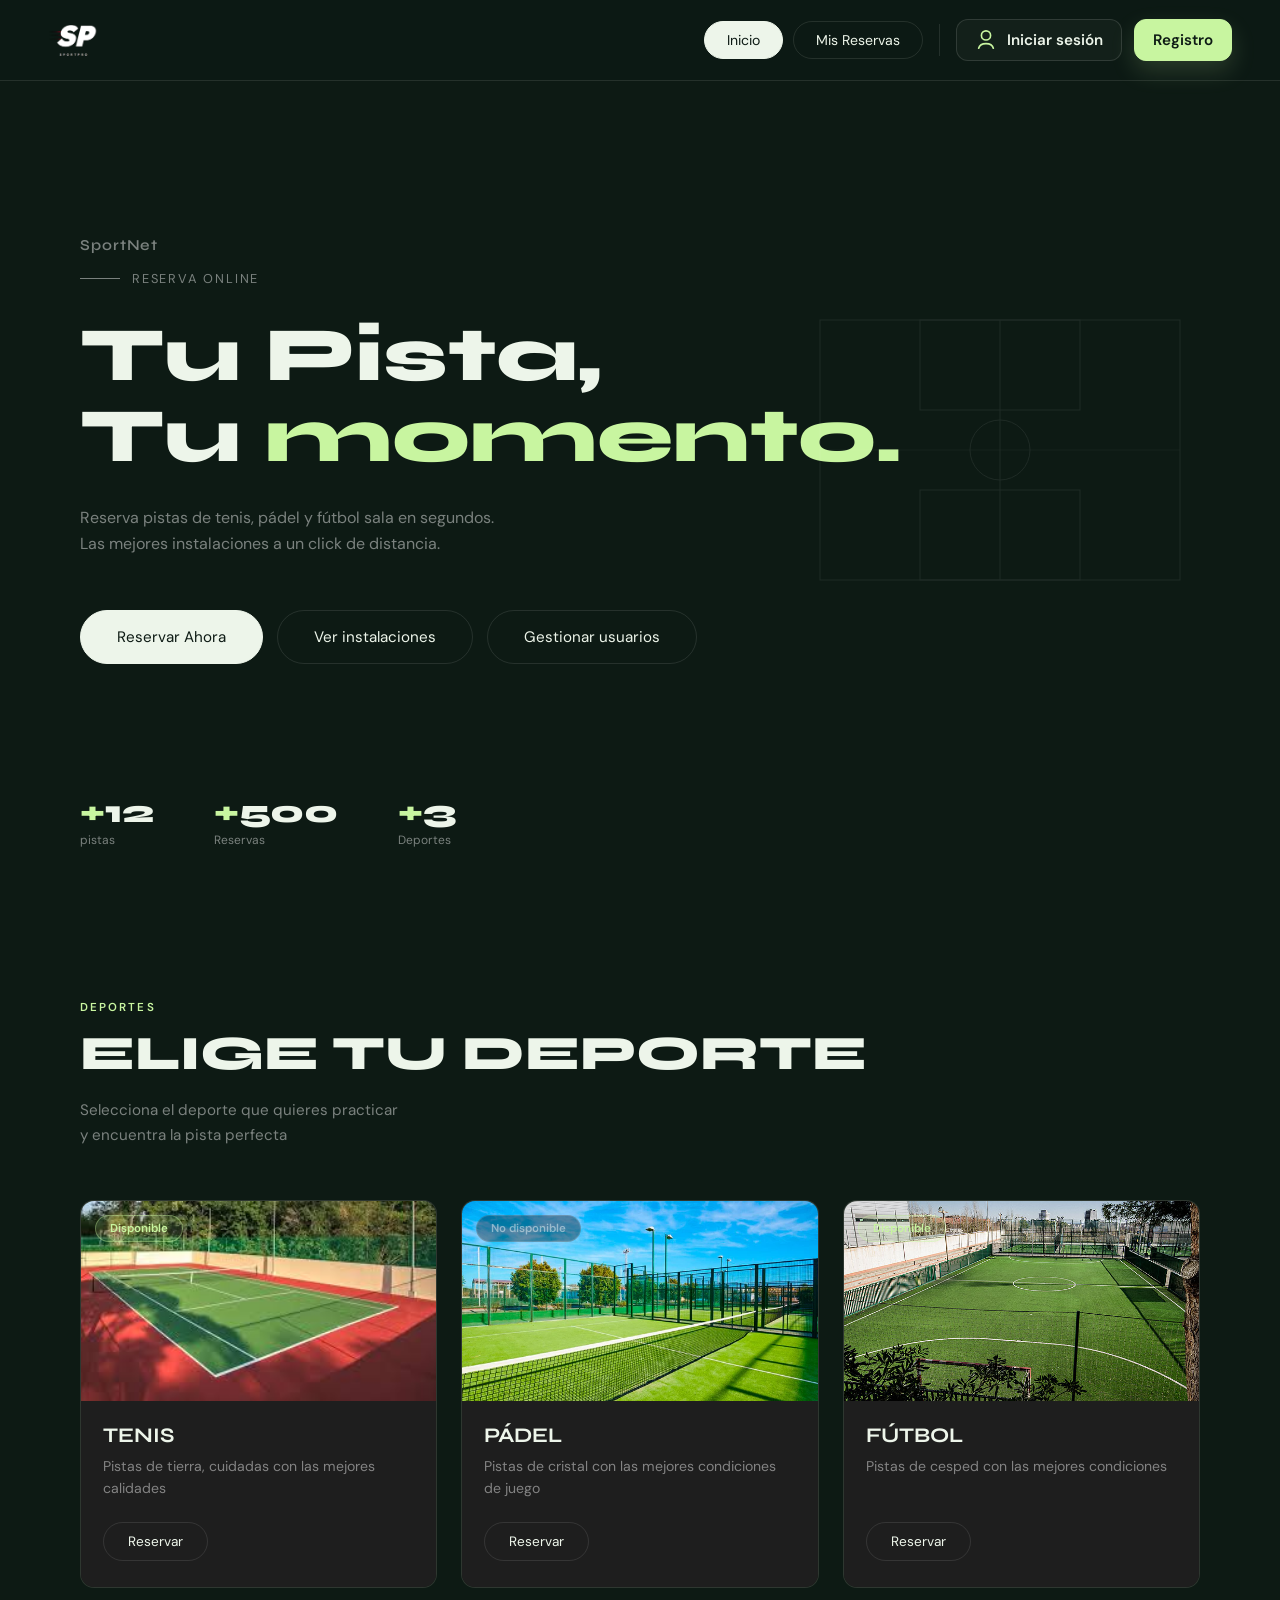
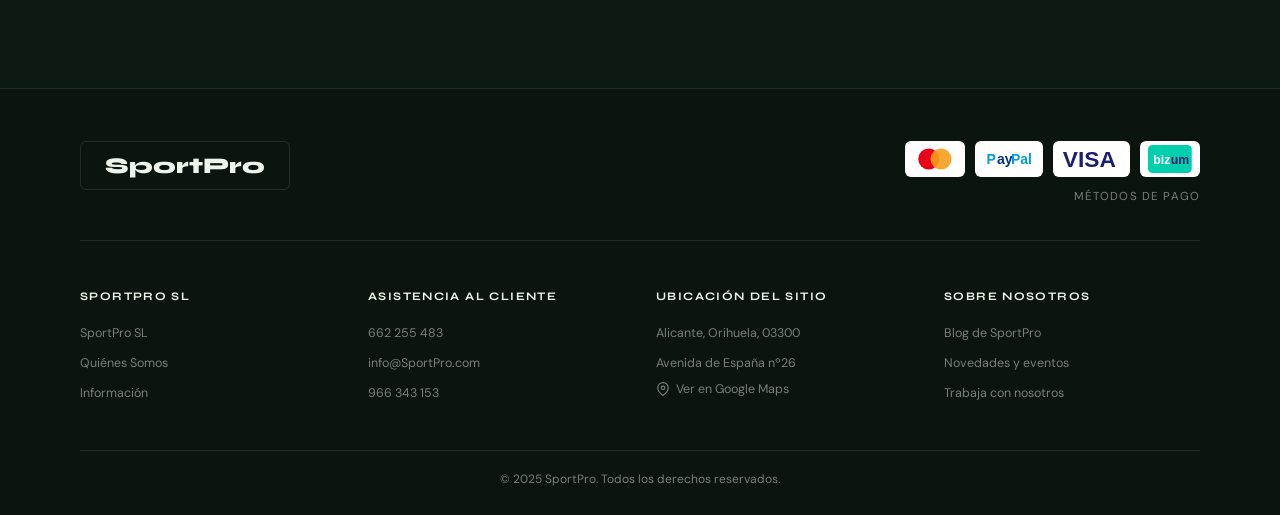
<file: index.html>
<!DOCTYPE html>
<html lang="es">
<head>
  <meta charset="UTF-8" />
  <meta name="viewport" content="width=device-width, initial-scale=1.0" />
  <title>SportNet – Reserva Online</title>
  <link href="https://fonts.googleapis.com/css2?family=DM+Sans:wght@400;500&display=swap" rel="stylesheet" />
    <link rel="stylesheet" href="css/fonts.css" />
<link rel="stylesheet" href="css/sportpro.css" />
</head>
<body>

  <!-- BARRA DE NAVEGACIÓN -->
  <nav>
    <a href="index.html" class="nav-logo" aria-label="Ir al inicio">
      <img src="img/logo-sp.png" alt="SportPro" />
    </a>
    <button class="boton-nav activo">Inicio</button>
    <a href="html/mis-reservas.html"><button class="boton-nav">Mis Reservas</button></a>
    <div class="separador-nav"></div>
    <div class="acciones-auth-nav">
      <a href="html/inicio-sesion.html" class="boton-auth boton-auth-login">
        <span class="icono-auth" aria-hidden="true">
          <svg viewBox="0 0 24 24" fill="none" xmlns="http://www.w3.org/2000/svg">
            <path d="M12 12C14.7614 12 17 9.76142 17 7C17 4.23858 14.7614 2 12 2C9.23858 2 7 4.23858 7 7C7 9.76142 9.23858 12 12 12Z" stroke="currentColor" stroke-width="1.8"/>
            <path d="M4 21C4.8 17.9 7.7 16 12 16C16.3 16 19.2 17.9 20 21" stroke="currentColor" stroke-width="1.8" stroke-linecap="round"/>
          </svg>
        </span>
        <span>Iniciar sesión</span>
      </a>
      <a href="html/registro.html" class="boton-auth boton-auth-registro">Registro</a>
    </div>
  </nav>

  <!-- SECCIÓN PRINCIPAL (HERO) -->
  <section class="hero">

    <svg class="decoracion-pista" viewBox="0 0 400 300" fill="none" xmlns="http://www.w3.org/2000/svg">
      <rect x="20" y="20" width="360" height="260" stroke="white" stroke-width="1"/>
      <line x1="200" y1="20" x2="200" y2="280" stroke="white" stroke-width="1"/>
      <rect x="120" y="20" width="160" height="90" stroke="white" stroke-width="1"/>
      <rect x="120" y="190" width="160" height="90" stroke="white" stroke-width="1"/>
      <circle cx="200" cy="150" r="30" stroke="white" stroke-width="1"/>
      <line x1="20" y1="150" x2="380" y2="150" stroke="white" stroke-width="0.5"/>
    </svg>

    <div class="nombre-marca">SportNet</div>

    <div class="fila-etiqueta">
      <div class="linea-etiqueta"></div>
      <span class="texto-etiqueta">Reserva Online</span>
    </div>

    <h1>Tu Pista,<br/>Tu <span>momento.</span></h1>

    <p class="subtitulo">
      Reserva pistas de tenis, pádel y fútbol sala en segundos.<br/>
      Las mejores instalaciones a un click de distancia.
    </p>

<div class="fila-botones">
  <a href="html/instalaciones.html">
    <button class="boton boton-principal">Reservar Ahora</button>
  </a>

  <a href="html/instalaciones.html">
    <button class="boton boton-secundario">Ver instalaciones</button>
  </a>

  <a href="CRUD/usuarios.php">
    <button class="boton boton-secundario">Gestionar usuarios</button>
  </a>
</div>

    <div class="barra-estadisticas">
      <div class="estadistica">
        <div class="numero-estadistica"><span>+</span>12</div>
        <div class="etiqueta-estadistica">pistas</div>
      </div>
      <div class="estadistica">
        <div class="numero-estadistica"><span>+</span>500</div>
        <div class="etiqueta-estadistica">Reservas</div>
      </div>
      <div class="estadistica">
        <div class="numero-estadistica"><span>+</span>3</div>
        <div class="etiqueta-estadistica">Deportes</div>
      </div>
    </div>

  </section>

  <!-- SECCIÓN DEPORTES -->
  <section class="deportes">

    <div class="cabecera-seccion">
      <span class="etiqueta-seccion">Deportes</span>
      <h2>Elige tu Deporte</h2>
      <p class="descripcion-seccion">
        Selecciona el deporte que quieres practicar<br/>
        y encuentra la pista perfecta
      </p>
    </div>

    <div class="rejilla-tarjetas">

      <div class="tarjeta">
<div class="tarjeta-imagen foto-tenis">
          <span class="insignia insignia--disponible">Disponible</span>
          <div class="placeholder-foto">FOTO</div>
        </div>
        <div class="tarjeta-cuerpo">
          <h3>Tenis</h3>
          <p>Pistas de tierra, cuidadas con las mejores calidades</p>
          <a href="html/instalaciones.html"><button class="boton-tarjeta">Reservar</button></a>
        </div>
      </div>

      <div class="tarjeta">
<div class="tarjeta-imagen foto-padel">
          <span class="insignia insignia--no-disponible">No disponible</span>
          <div class="placeholder-foto">FOTO</div>
        </div>
        <div class="tarjeta-cuerpo">
          <h3>Pádel</h3>
          <p>Pistas de cristal con las mejores condiciones de juego</p>
          <a href="html/instalaciones.html"><button class="boton-tarjeta">Reservar</button></a>
        </div>
      </div>

      <div class="tarjeta">
<div class="tarjeta-imagen foto-futbol">
          <span class="insignia insignia--disponible">Disponible</span>
          <div class="placeholder-foto">FOTO</div>
        </div>
        <div class="tarjeta-cuerpo">
          <h3>Fútbol</h3>
          <p>Pistas de cesped con las mejores condiciones</p>
          <a href="html/instalaciones.html"><button class="boton-tarjeta">Reservar</button></a>
        </div>
      </div>

    </div>
  </section>

  <!-- PIE DE PÁGINA -->
  <footer class="pie-pagina">

    <div class="pie-superior">
      <div class="logo-pie">SportPro</div>
      <div class="metodos-pago">
        <div class="iconos-pago">
          <div class="icono-pago">
            <svg viewBox="0 0 50 32" xmlns="http://www.w3.org/2000/svg"><circle cx="18" cy="16" r="12" fill="#EB001B"/><circle cx="32" cy="16" r="12" fill="#F79E1B" opacity="0.9"/></svg>
          </div>
          <div class="icono-pago">
            <svg viewBox="0 0 60 32" xmlns="http://www.w3.org/2000/svg"><text x="4" y="22" font-family="Arial" font-weight="bold" font-size="16" fill="#009CDE">P</text><text x="16" y="22" font-family="Arial" font-weight="bold" font-size="16" fill="#003087">ay</text><text x="32" y="22" font-family="Arial" font-weight="bold" font-size="16" fill="#009CDE">Pal</text></svg>
          </div>
          <div class="icono-pago">
            <svg viewBox="0 0 70 32" xmlns="http://www.w3.org/2000/svg"><text x="2" y="25" font-family="Arial" font-weight="900" font-size="26" fill="#1A1F71">VISA</text></svg>
          </div>
          <div class="icono-pago">
            <svg viewBox="0 0 50 32" xmlns="http://www.w3.org/2000/svg"><rect width="50" height="32" rx="5" fill="#00CFAE"/><text x="6" y="22" font-family="Arial" font-weight="bold" font-size="14" fill="white">biz</text><text x="26" y="22" font-family="Arial" font-weight="bold" font-size="14" fill="#1A1F71">um</text></svg>
          </div>
        </div>
        <span class="etiqueta-pago">Métodos de Pago</span>
      </div>
    </div>

    <div class="columnas-pie">
      <div class="columna-pie">
        <h4>SportPro SL</h4>
        <ul>
          <li><a href="#">SportPro SL</a></li>
          <li><a href="#">Quiénes Somos</a></li>
          <li><a href="#">Información</a></li>
        </ul>
      </div>
      <div class="columna-pie">
        <h4>Asistencia al Cliente</h4>
        <ul>
          <li><a href="tel:662255483">662 255 483</a></li>
          <li><a href="mailto:info@SportPro.com">info@SportPro.com</a></li>
          <li><a href="tel:966343153">966 343 153</a></li>
        </ul>
      </div>
      <div class="columna-pie">
        <h4>Ubicación del Sitio</h4>
        <ul>
          <li><a href="#">Alicante, Orihuela, 03300</a></li>
          <li><a href="#">Avenida de España nº26</a></li>
          <li>
            <a href="https://maps.google.com" target="_blank" class="enlace-maps">
              <svg xmlns="http://www.w3.org/2000/svg" width="14" height="14" viewBox="0 0 24 24" fill="none" stroke="currentColor" stroke-width="2" stroke-linecap="round" stroke-linejoin="round"><path d="M21 10c0 7-9 13-9 13s-9-6-9-13a9 9 0 0 1 18 0z"/><circle cx="12" cy="10" r="3"/></svg>
              Ver en Google Maps
            </a>
          </li>
        </ul>
      </div>
      <div class="columna-pie">
        <h4>Sobre Nosotros</h4>
        <ul>
          <li><a href="#">Blog de SportPro</a></li>
          <li><a href="#">Novedades y eventos</a></li>
          <li><a href="#">Trabaja con nosotros</a></li>
        </ul>
      </div>
    </div>

    <div class="pie-inferior">
      <span>© 2025 SportPro. Todos los derechos reservados.</span>
    </div> 

  </footer>

</body>
</html>
</file>
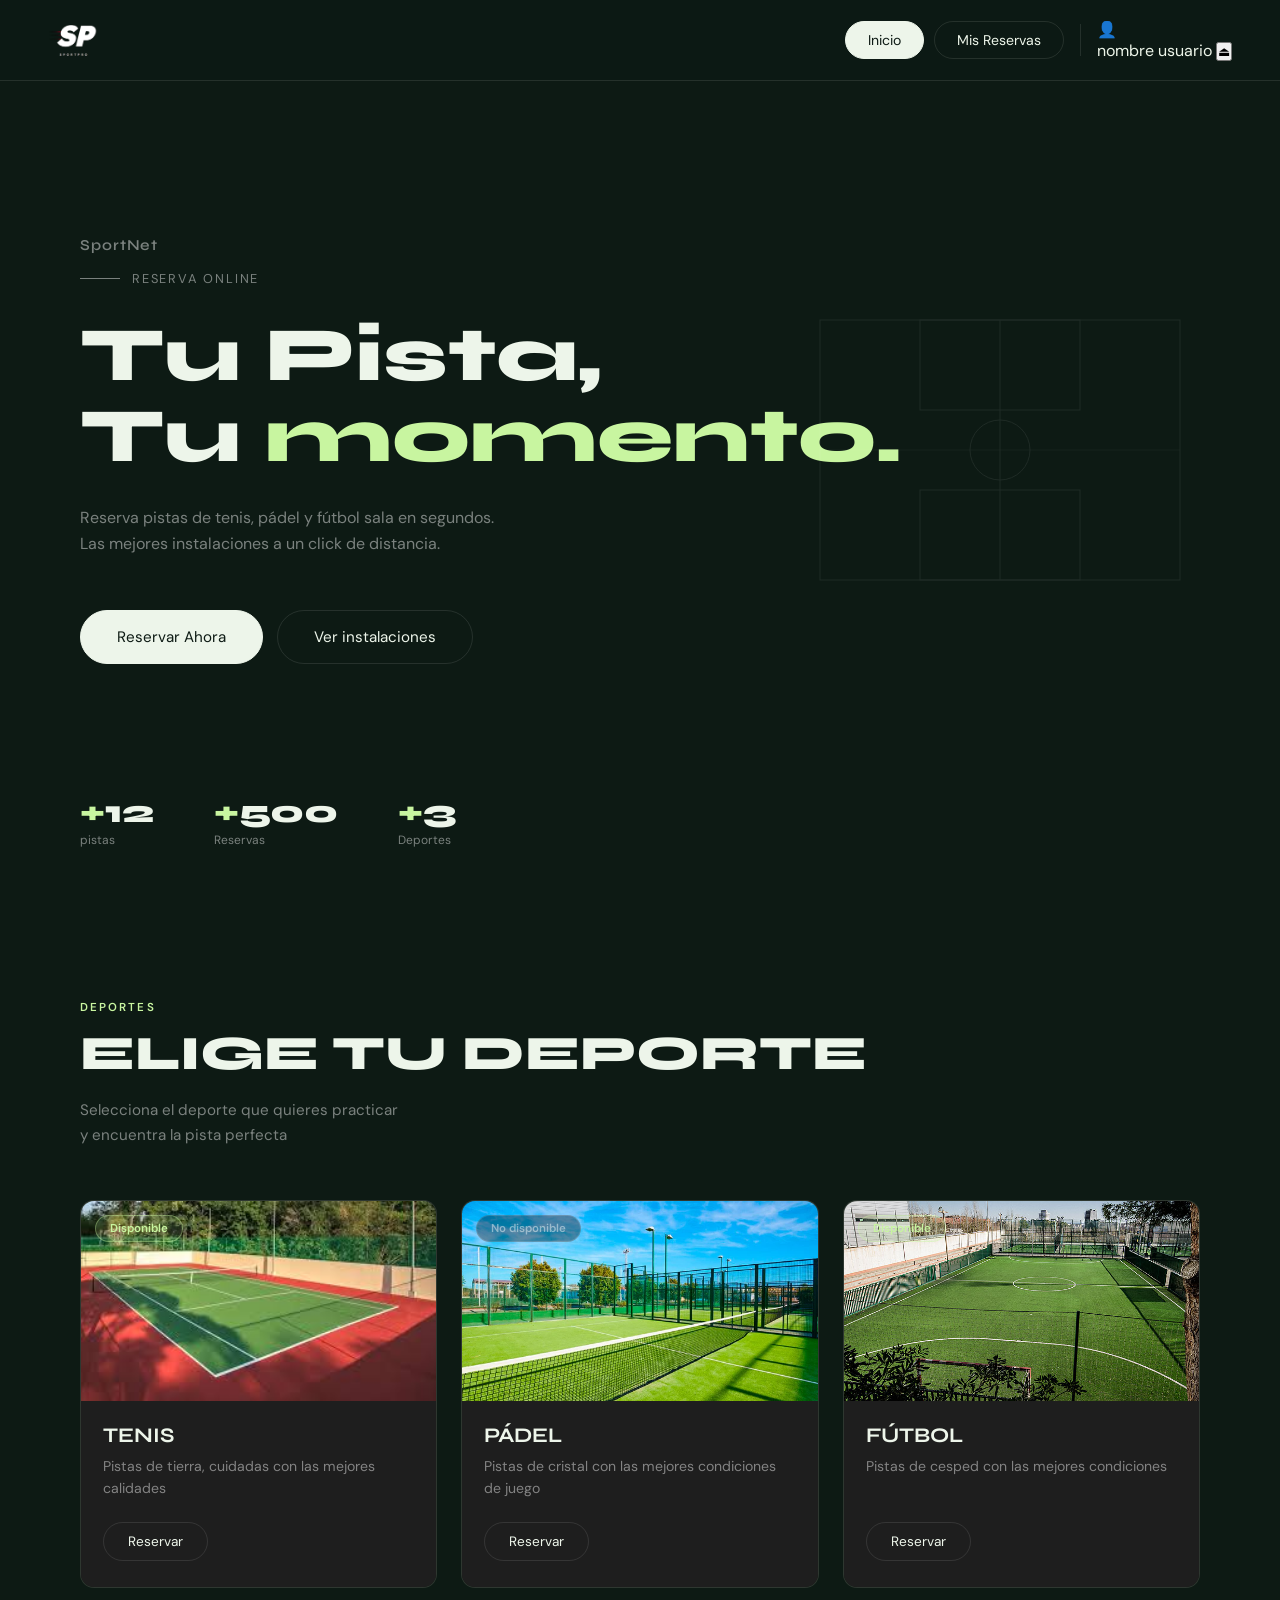
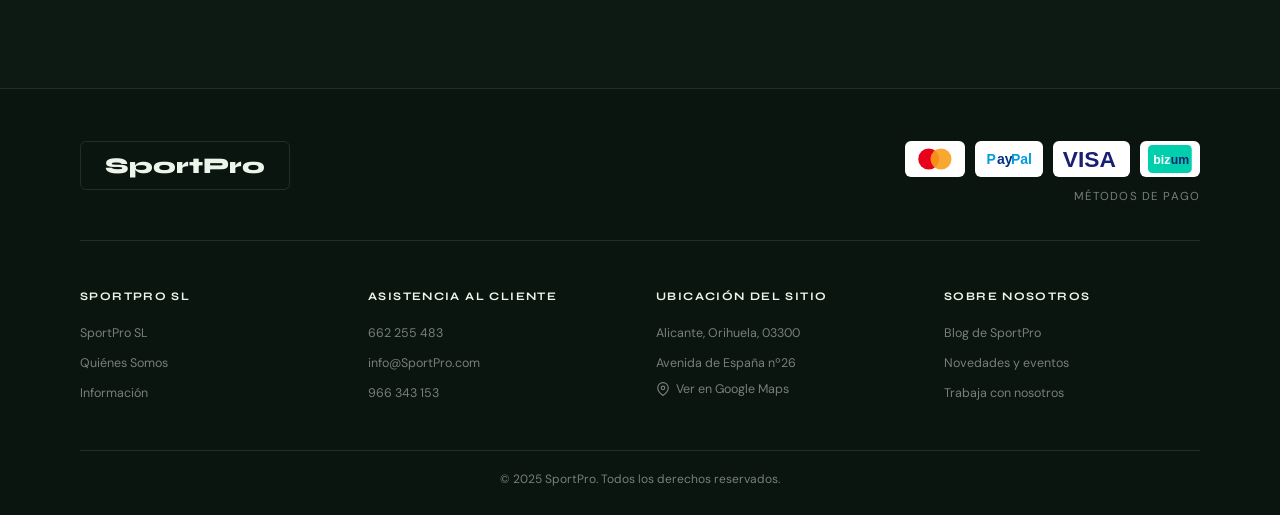
<file: SportPro.html>
<!DOCTYPE html>
<html lang="es">
<head>
  <meta charset="UTF-8" />
  <meta name="viewport" content="width=device-width, initial-scale=1.0" />
  <title>SportNet – Reserva Online</title>
  <link href="https://fonts.googleapis.com/css2?family=Syne:wght@700;800&family=DM+Sans:wght@400;500&display=swap" rel="stylesheet" />
  <link rel="stylesheet" href="css/sportpro.css" />
</head>
<body>

  <!-- BARRA DE NAVEGACIÓN -->
  <nav>
    <a href="SportPro.html" class="nav-logo" aria-label="Ir al inicio">
      <img src="img/logo-sp.png" alt="SportPro" />
    </a>
    <button class="boton-nav activo">Inicio</button>
    <a href="html/mis-reservas.html"><button class="boton-nav">Mis Reservas</button></a>
    <div class="separador-nav"></div>
    <div class="usuario-nav">
      <div class="avatar">👤</div>
      <span>nombre usuario</span>
      <a href="html/inicio-sesion.html"><button class="boton-salir" title="Cerrar sesión">⏏</button></a>
    </div>
  </nav>

  <!-- SECCIÓN PRINCIPAL (HERO) -->
  <section class="hero">

    <svg class="decoracion-pista" viewBox="0 0 400 300" fill="none" xmlns="http://www.w3.org/2000/svg">
      <rect x="20" y="20" width="360" height="260" stroke="white" stroke-width="1"/>
      <line x1="200" y1="20" x2="200" y2="280" stroke="white" stroke-width="1"/>
      <rect x="120" y="20" width="160" height="90" stroke="white" stroke-width="1"/>
      <rect x="120" y="190" width="160" height="90" stroke="white" stroke-width="1"/>
      <circle cx="200" cy="150" r="30" stroke="white" stroke-width="1"/>
      <line x1="20" y1="150" x2="380" y2="150" stroke="white" stroke-width="0.5"/>
    </svg>

    <div class="nombre-marca">SportNet</div>

    <div class="fila-etiqueta">
      <div class="linea-etiqueta"></div>
      <span class="texto-etiqueta">Reserva Online</span>
    </div>

    <h1>Tu Pista,<br/>Tu <span>momento.</span></h1>

    <p class="subtitulo">
      Reserva pistas de tenis, pádel y fútbol sala en segundos.<br/>
      Las mejores instalaciones a un click de distancia.
    </p>

    <div class="fila-botones">
      <a href="html/instalaciones.html"><button class="boton boton-principal">Reservar Ahora</button></a>
      <a href="html/instalaciones.html"><button class="boton boton-secundario">Ver instalaciones</button></a>
    </div>

    <div class="barra-estadisticas">
      <div class="estadistica">
        <div class="numero-estadistica"><span>+</span>12</div>
        <div class="etiqueta-estadistica">pistas</div>
      </div>
      <div class="estadistica">
        <div class="numero-estadistica"><span>+</span>500</div>
        <div class="etiqueta-estadistica">Reservas</div>
      </div>
      <div class="estadistica">
        <div class="numero-estadistica"><span>+</span>3</div>
        <div class="etiqueta-estadistica">Deportes</div>
      </div>
    </div>

  </section>

  <!-- SECCIÓN DEPORTES -->
  <section class="deportes">

    <div class="cabecera-seccion">
      <span class="etiqueta-seccion">Deportes</span>
      <h2>Elige tu Deporte</h2>
      <p class="descripcion-seccion">
        Selecciona el deporte que quieres practicar<br/>
        y encuentra la pista perfecta
      </p>
    </div>

    <div class="rejilla-tarjetas">

      <div class="tarjeta">
<div class="tarjeta-imagen foto-tenis">
          <span class="insignia insignia--disponible">Disponible</span>
          <div class="placeholder-foto">FOTO</div>
        </div>
        <div class="tarjeta-cuerpo">
          <h3>Tenis</h3>
          <p>Pistas de tierra, cuidadas con las mejores calidades</p>
          <a href="html/instalaciones.html"><button class="boton-tarjeta">Reservar</button></a>
        </div>
      </div>

      <div class="tarjeta">
<div class="tarjeta-imagen foto-padel">
          <span class="insignia insignia--no-disponible">No disponible</span>
          <div class="placeholder-foto">FOTO</div>
        </div>
        <div class="tarjeta-cuerpo">
          <h3>Pádel</h3>
          <p>Pistas de cristal con las mejores condiciones de juego</p>
          <a href="html/instalaciones.html"><button class="boton-tarjeta">Reservar</button></a>
        </div>
      </div>

      <div class="tarjeta">
<div class="tarjeta-imagen foto-futbol">
          <span class="insignia insignia--disponible">Disponible</span>
          <div class="placeholder-foto">FOTO</div>
        </div>
        <div class="tarjeta-cuerpo">
          <h3>Fútbol</h3>
          <p>Pistas de cesped con las mejores condiciones</p>
          <a href="html/instalaciones.html"><button class="boton-tarjeta">Reservar</button></a>
        </div>
      </div>

    </div>
  </section>

  <!-- PIE DE PÁGINA -->
  <footer class="pie-pagina">

    <div class="pie-superior">
      <div class="logo-pie">SportPro</div>
      <div class="metodos-pago">
        <div class="iconos-pago">
          <div class="icono-pago">
            <svg viewBox="0 0 50 32" xmlns="http://www.w3.org/2000/svg"><circle cx="18" cy="16" r="12" fill="#EB001B"/><circle cx="32" cy="16" r="12" fill="#F79E1B" opacity="0.9"/></svg>
          </div>
          <div class="icono-pago">
            <svg viewBox="0 0 60 32" xmlns="http://www.w3.org/2000/svg"><text x="4" y="22" font-family="Arial" font-weight="bold" font-size="16" fill="#009CDE">P</text><text x="16" y="22" font-family="Arial" font-weight="bold" font-size="16" fill="#003087">ay</text><text x="32" y="22" font-family="Arial" font-weight="bold" font-size="16" fill="#009CDE">Pal</text></svg>
          </div>
          <div class="icono-pago">
            <svg viewBox="0 0 70 32" xmlns="http://www.w3.org/2000/svg"><text x="2" y="25" font-family="Arial" font-weight="900" font-size="26" fill="#1A1F71">VISA</text></svg>
          </div>
          <div class="icono-pago">
            <svg viewBox="0 0 50 32" xmlns="http://www.w3.org/2000/svg"><rect width="50" height="32" rx="5" fill="#00CFAE"/><text x="6" y="22" font-family="Arial" font-weight="bold" font-size="14" fill="white">biz</text><text x="26" y="22" font-family="Arial" font-weight="bold" font-size="14" fill="#1A1F71">um</text></svg>
          </div>
        </div>
        <span class="etiqueta-pago">Métodos de Pago</span>
      </div>
    </div>

    <div class="columnas-pie">
      <div class="columna-pie">
        <h4>SportPro SL</h4>
        <ul>
          <li><a href="#">SportPro SL</a></li>
          <li><a href="#">Quiénes Somos</a></li>
          <li><a href="#">Información</a></li>
        </ul>
      </div>
      <div class="columna-pie">
        <h4>Asistencia al Cliente</h4>
        <ul>
          <li><a href="tel:662255483">662 255 483</a></li>
          <li><a href="mailto:info@SportPro.com">info@SportPro.com</a></li>
          <li><a href="tel:966343153">966 343 153</a></li>
        </ul>
      </div>
      <div class="columna-pie">
        <h4>Ubicación del Sitio</h4>
        <ul>
          <li><a href="#">Alicante, Orihuela, 03300</a></li>
          <li><a href="#">Avenida de España nº26</a></li>
          <li>
            <a href="https://maps.google.com" target="_blank" class="enlace-maps">
              <svg xmlns="http://www.w3.org/2000/svg" width="14" height="14" viewBox="0 0 24 24" fill="none" stroke="currentColor" stroke-width="2" stroke-linecap="round" stroke-linejoin="round"><path d="M21 10c0 7-9 13-9 13s-9-6-9-13a9 9 0 0 1 18 0z"/><circle cx="12" cy="10" r="3"/></svg>
              Ver en Google Maps
            </a>
          </li>
        </ul>
      </div>
      <div class="columna-pie">
        <h4>Sobre Nosotros</h4>
        <ul>
          <li><a href="#">Blog de SportPro</a></li>
          <li><a href="#">Novedades y eventos</a></li>
          <li><a href="#">Trabaja con nosotros</a></li>
        </ul>
      </div>
    </div>

    <div class="pie-inferior">
      <span>© 2025 SportPro. Todos los derechos reservados.</span>
    </div>

  </footer>

</body>
</html>
</file>
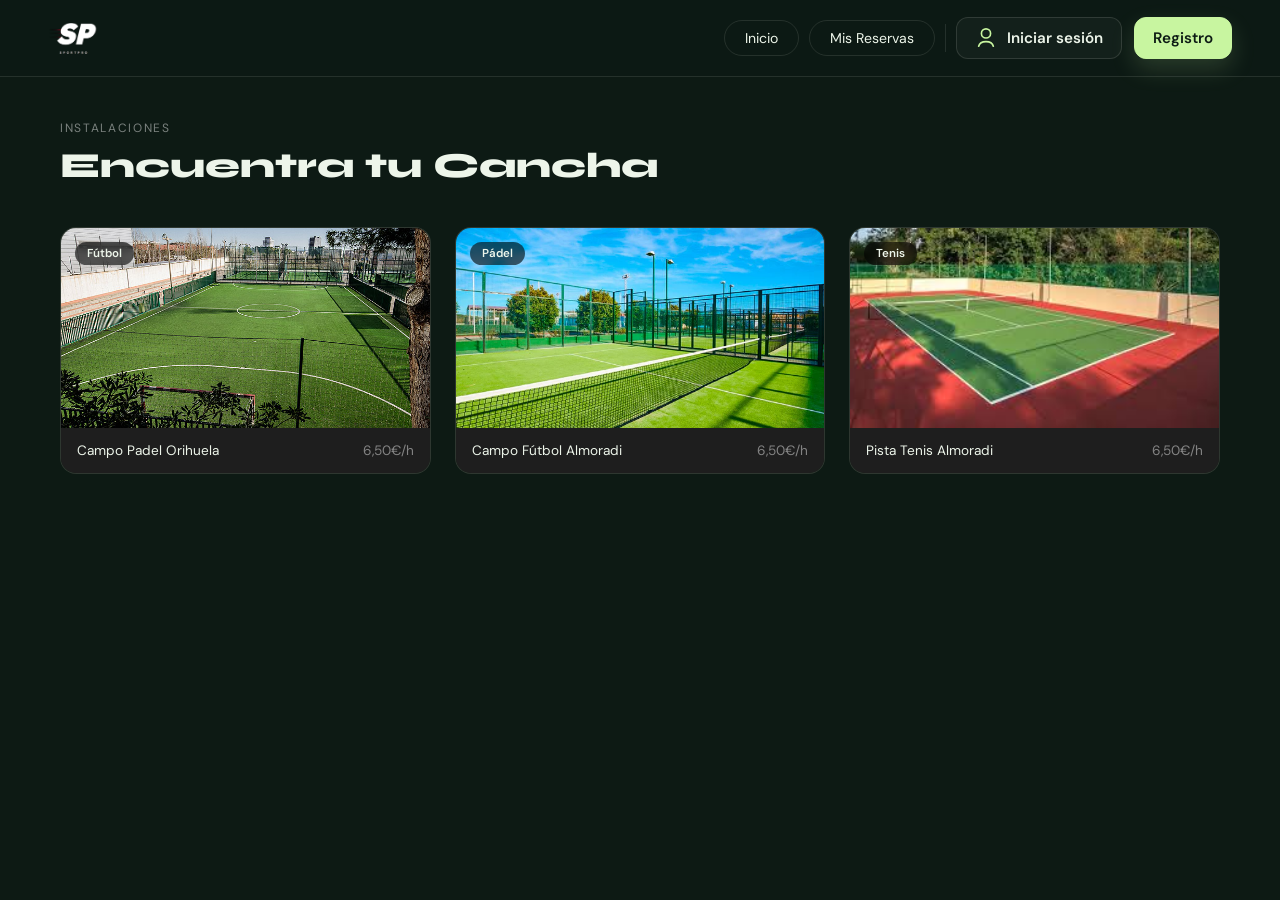
<file: html/instalaciones.html>
<!DOCTYPE html>
<html lang="es">
<head>
  <meta charset="UTF-8" />
  <meta name="viewport" content="width=device-width, initial-scale=1.0" />
  <title>SportPro – Instalaciones</title>
  <link href="https://fonts.googleapis.com/css2?family=DM+Sans:wght@400;500&display=swap" rel="stylesheet" />
    <link rel="stylesheet" href="../css/fonts.css" />
<link rel="stylesheet" href="../css/instalaciones.css" />
</head>
<body>

  <nav>
    <a href="../index.html" class="nav-logo" aria-label="Ir al inicio">
      <img src="../img/logo-sp.png" alt="SportPro" />
    </a>
    <a href="../index.html"><button class="boton-nav">Inicio</button></a>
    <a href="mis-reservas.html"><button class="boton-nav">Mis Reservas</button></a>
    <div class="separador-nav"></div>
    <div class="acciones-auth-nav">
      <a href="inicio-sesion.html" class="boton-auth boton-auth-login">
        <span class="icono-auth" aria-hidden="true">
          <svg viewBox="0 0 24 24" fill="none" xmlns="http://www.w3.org/2000/svg">
            <path d="M12 12C14.7614 12 17 9.76142 17 7C17 4.23858 14.7614 2 12 2C9.23858 2 7 4.23858 7 7C7 9.76142 9.23858 12 12 12Z" stroke="currentColor" stroke-width="1.8"/>
            <path d="M4 21C4.8 17.9 7.7 16 12 16C16.3 16 19.2 17.9 20 21" stroke="currentColor" stroke-width="1.8" stroke-linecap="round"/>
          </svg>
        </span>
        <span>Iniciar sesión</span>
      </a>
      <a href="registro.html" class="boton-auth boton-auth-registro">Registro</a>
    </div>
  </nav>

  <main class="contenido">

    <div class="cabecera-seccion">
      <span class="etiqueta-seccion">Instalaciones</span>
      <h1>Encuentra tu Cancha</h1>
    </div>

    <div class="rejilla-pistas">

      <!-- Cambia foto-futbol por la clase que quieras y pon la ruta en el CSS -->
      <a href="reserva.html" class="tarjeta-pista">
        <div class="tarjeta-imagen foto-futbol">
          <span class="etiqueta-deporte">Fútbol</span>
        </div>
        <div class="tarjeta-info">
          <span class="nombre-pista">Campo Padel Orihuela</span>
          <span class="precio-pista">6,50€/h</span>
        </div>
      </a>

      <!-- Cambia foto-padel por la clase que quieras y pon la ruta en el CSS -->
      <a href="reserva.html" class="tarjeta-pista">
        <div class="tarjeta-imagen foto-padel">
          <span class="etiqueta-deporte">Pádel</span>
        </div>
        <div class="tarjeta-info">
          <span class="nombre-pista">Campo Fútbol Almoradi</span>
          <span class="precio-pista">6,50€/h</span>
        </div>
      </a>

      <!-- Cambia foto-tenis por la clase que quieras y pon la ruta en el CSS -->
      <a href="reserva.html" class="tarjeta-pista">
        <div class="tarjeta-imagen foto-tenis">
          <span class="etiqueta-deporte">Tenis</span>
        </div>
        <div class="tarjeta-info">
          <span class="nombre-pista">Pista Tenis Almoradi</span>
          <span class="precio-pista">6,50€/h</span>
        </div>
      </a>

    </div>
  </main>

</body>
</html>
</file>
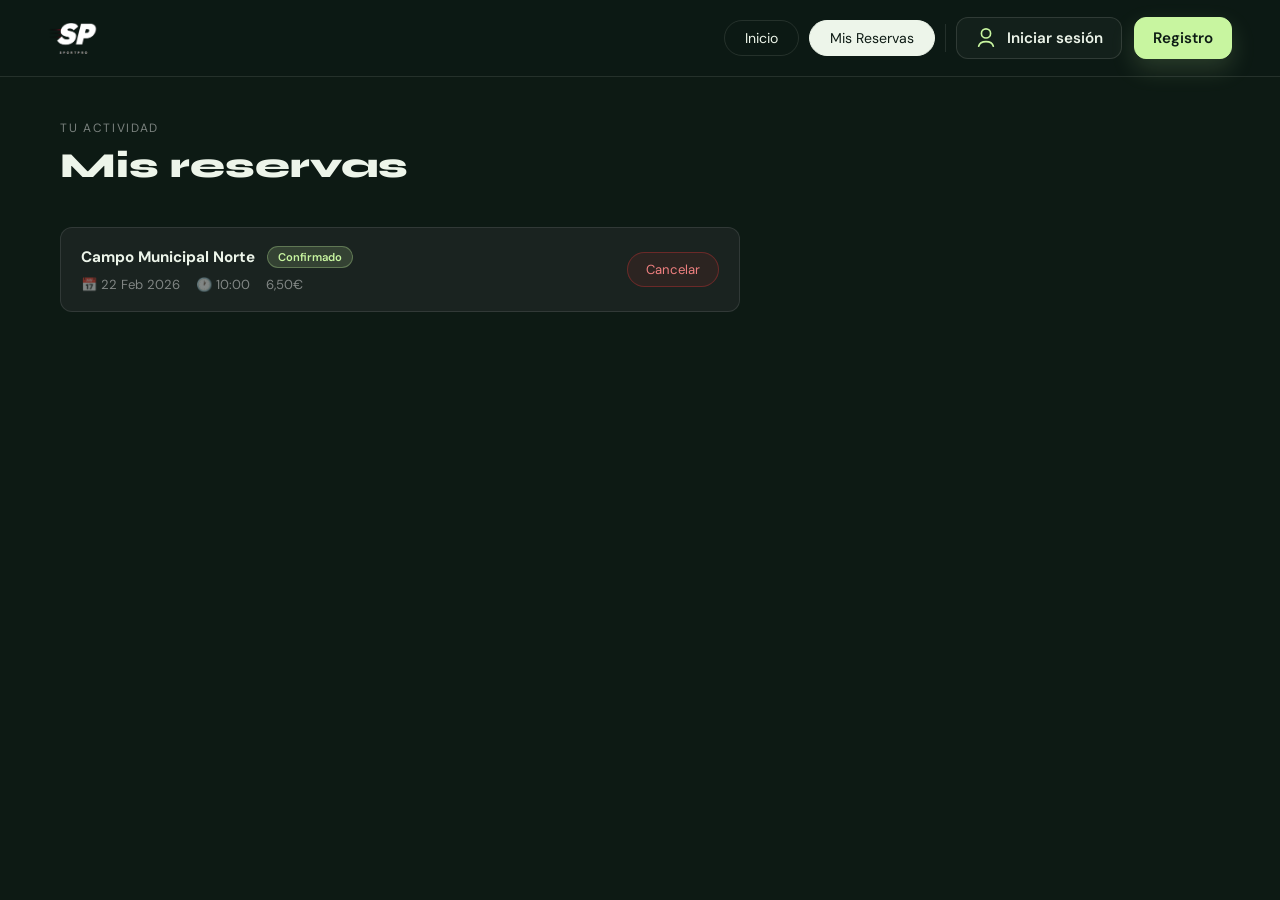
<file: html/mis-reservas.html>
<!DOCTYPE html>
<html lang="es">
<head>
  <meta charset="UTF-8" />
  <meta name="viewport" content="width=device-width, initial-scale=1.0" />
  <title>SportNet – Mis Reservas</title>
  <link href="https://fonts.googleapis.com/css2?family=DM+Sans:wght@400;500&display=swap" rel="stylesheet" />
    <link rel="stylesheet" href="../css/fonts.css" />
<link rel="stylesheet" href="../css/mis-reservas.css" />
</head>
<body>

  <nav>
    <a href="../index.html" class="nav-logo" aria-label="Ir al inicio">
      <img src="../img/logo-sp.png" alt="SportPro" />
    </a>
    <a href="../index.html"><button class="boton-nav">Inicio</button></a>
    <button class="boton-nav activo">Mis Reservas</button>
    <div class="separador-nav"></div>
    <div class="acciones-auth-nav">
      <a href="inicio-sesion.html" class="boton-auth boton-auth-login">
        <span class="icono-auth" aria-hidden="true">
          <svg viewBox="0 0 24 24" fill="none" xmlns="http://www.w3.org/2000/svg">
            <path d="M12 12C14.7614 12 17 9.76142 17 7C17 4.23858 14.7614 2 12 2C9.23858 2 7 4.23858 7 7C7 9.76142 9.23858 12 12 12Z" stroke="currentColor" stroke-width="1.8"/>
            <path d="M4 21C4.8 17.9 7.7 16 12 16C16.3 16 19.2 17.9 20 21" stroke="currentColor" stroke-width="1.8" stroke-linecap="round"/>
          </svg>
        </span>
        <span>Iniciar sesión</span>
      </a>
      <a href="registro.html" class="boton-auth boton-auth-registro">Registro</a>
    </div>
  </nav>

  <main class="contenido">

    <div class="cabecera-seccion">
      <span class="etiqueta-seccion">Tu actividad</span>
      <h1>Mis reservas</h1>
    </div>

    <div class="lista-reservas">

      <div class="tarjeta-reserva">
        <div class="reserva-info">
          <div class="reserva-nombre">
            <strong>Campo Municipal Norte</strong>
            <span class="estado-reserva confirmado">Confirmado</span>
          </div>
          <div class="reserva-detalles">
            <span>📅 22 Feb 2026</span>
            <span>🕐 10:00</span>
            <span>6,50€</span>
          </div>
        </div>
        <button class="boton-cancelar">Cancelar</button>
      </div>

    </div>

  </main>

</body>
</html>
</file>
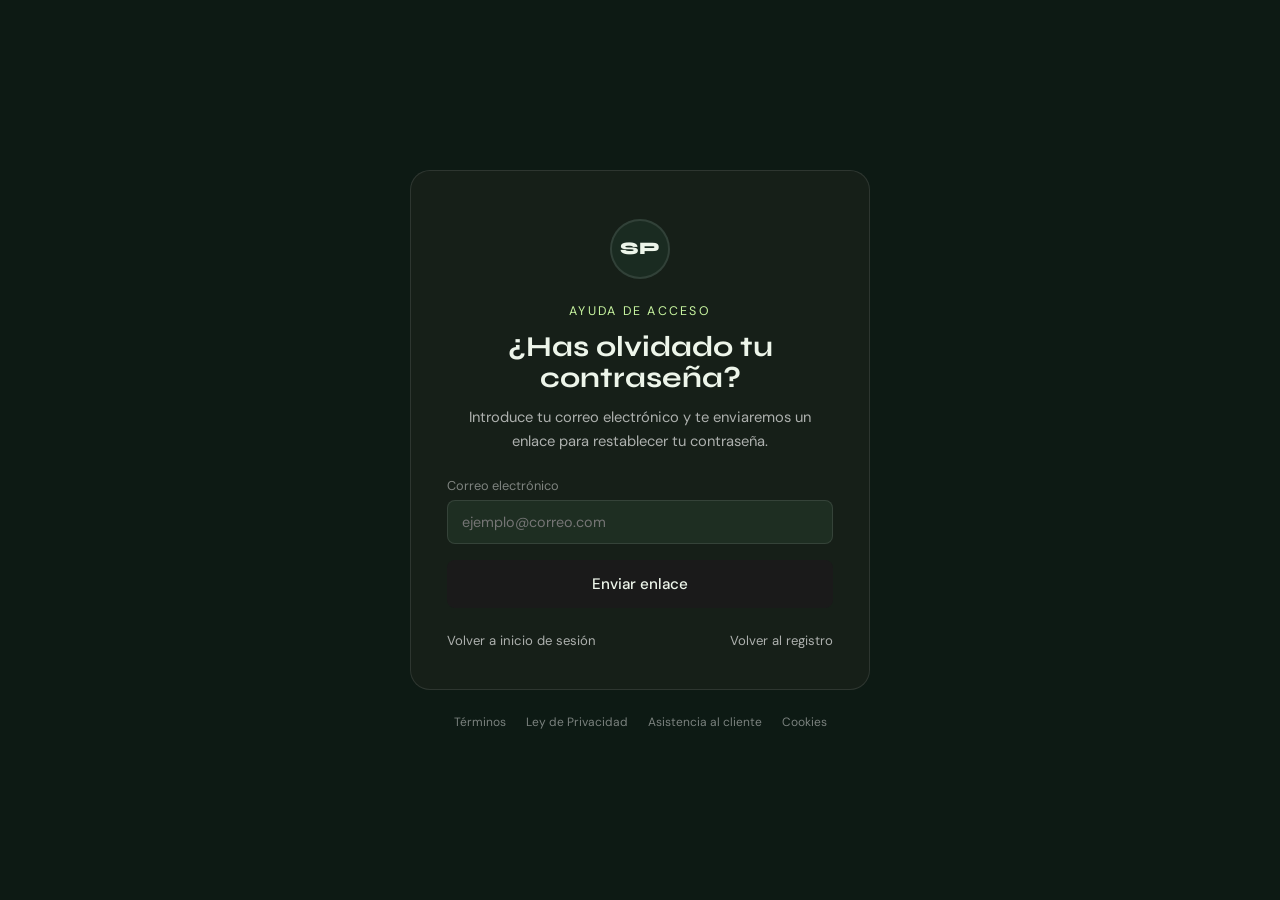
<file: html/recuperar-contrasena.html>
<!DOCTYPE html>
<html lang="es">
<head>
  <meta charset="UTF-8" />
  <meta name="viewport" content="width=device-width, initial-scale=1.0" />
  <title>SportPro – Recuperar contraseña</title>
  <link href="https://fonts.googleapis.com/css2?family=DM+Sans:wght@400;500&display=swap" rel="stylesheet" />
    <link rel="stylesheet" href="../css/fonts.css" />
<link rel="stylesheet" href="../css/inicio-sesion.css" />
  <link rel="stylesheet" href="../css/recuperar-contrasena.css" />
</head>
<body>

  <div class="contenedor-pagina">

    <div class="tarjeta-auth tarjeta-recuperar">

      <div class="logo">SP</div>

      <div class="cabecera-recuperar">
        <p class="etiqueta-recuperar">AYUDA DE ACCESO</p>
        <h1>¿Has olvidado tu contraseña?</h1>
        <p class="texto-recuperar">Introduce tu correo electrónico y te enviaremos un enlace para restablecer tu contraseña.</p>
      </div>

      <form class="formulario">
        <div class="campo">
          <label for="email">Correo electrónico</label>
          <input type="email" id="email" placeholder="ejemplo@correo.com" />
        </div>

        <button type="submit" class="boton-enviar">Enviar enlace</button>
      </form>

      <div class="acciones-recuperar">
        <a href="inicio-sesion.html">Volver a inicio de sesión</a>
        <a href="registro.html">Volver al registro</a>
      </div>

    </div>

    <div class="pie-auth">
      <a href="#">Términos</a>
      <a href="#">Ley de Privacidad</a>
      <a href="#">Asistencia al cliente</a>
      <a href="#">Cookies</a>
    </div>

  </div>

</body>
</html>
</file>
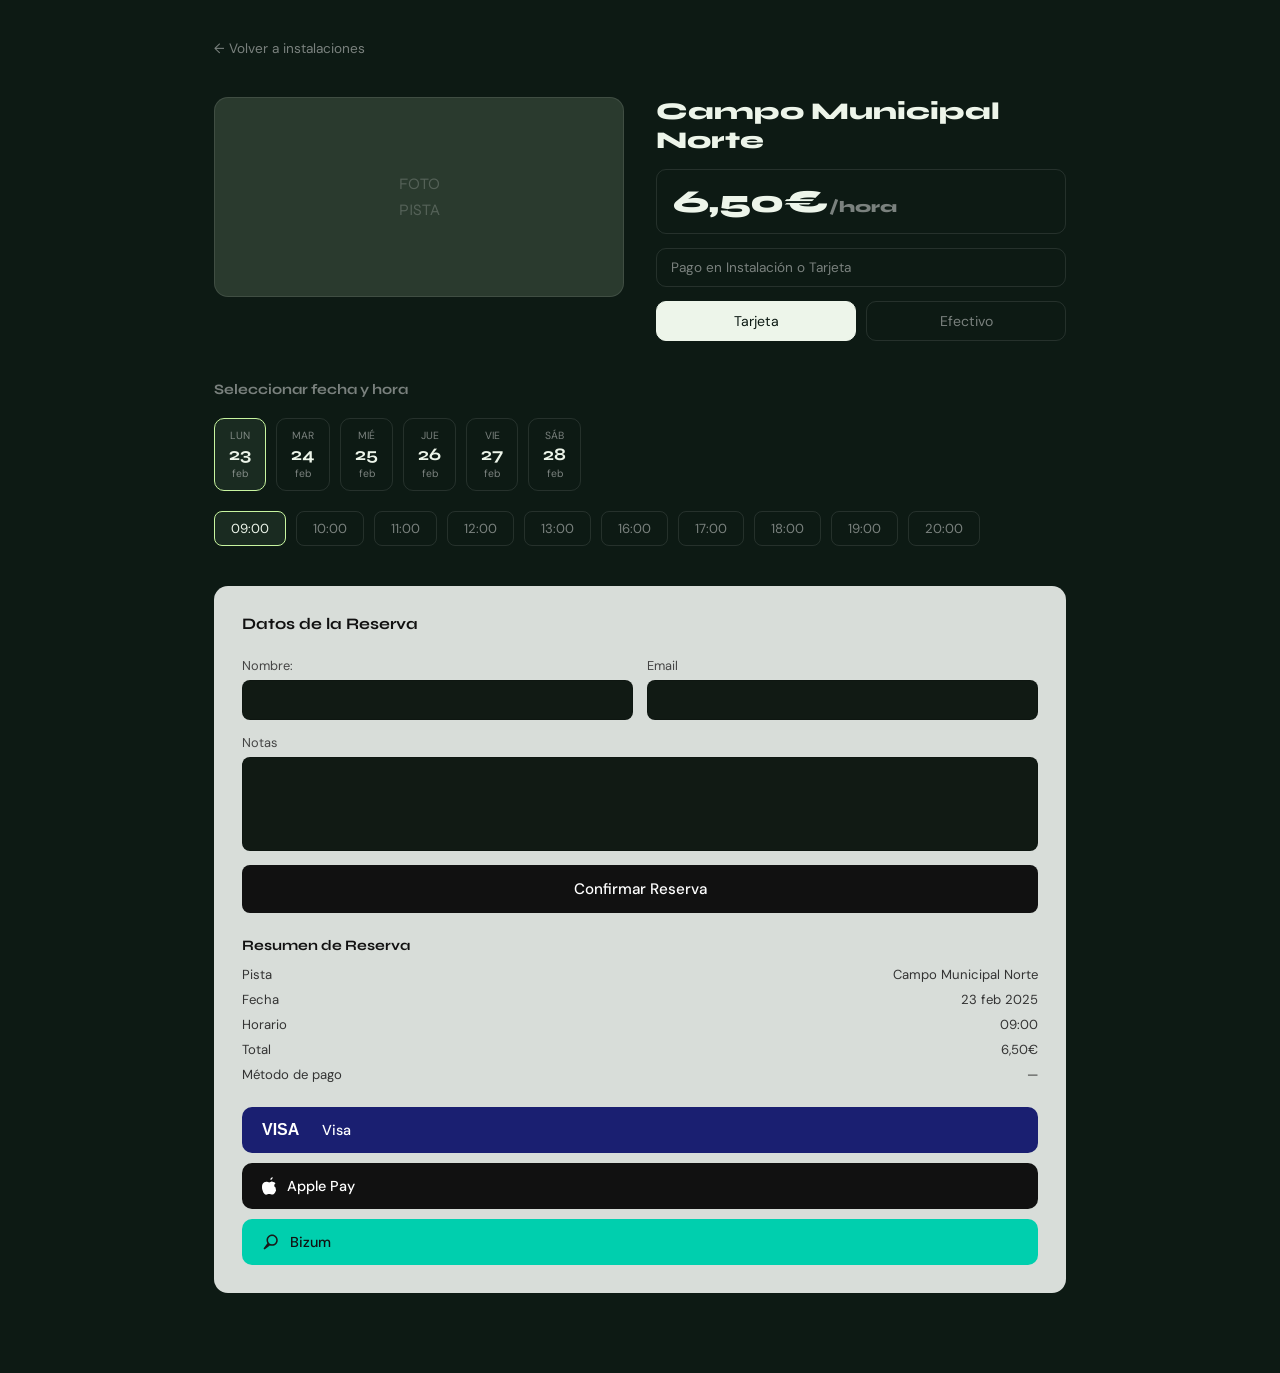
<file: html/reserva.html>
<!DOCTYPE html>
<html lang="es">
<head>
  <meta charset="UTF-8" />
  <meta name="viewport" content="width=device-width, initial-scale=1.0" />
  <title>SportNet – Reservar Pista</title>
  <link href="https://fonts.googleapis.com/css2?family=DM+Sans:wght@400;500&display=swap" rel="stylesheet" />
    <link rel="stylesheet" href="../css/fonts.css" />
<link rel="stylesheet" href="../css/reserva.css" />
</head>
<body>

  <main class="contenido">

    <a href="instalaciones.html" class="boton-volver">← Volver a instalaciones</a>

    <div class="bloque-superior">

      <div class="foto-pista">
        <div class="placeholder-foto">FOTO<br/>PISTA</div>

      </div>

      <div class="detalles-pista">
        <h1>Campo Municipal Norte</h1>
        <div class="precio-pista">6,50€<span>/hora</span></div>
        <div class="metodo-info">Pago en Instalación o Tarjeta</div>
        <div class="selector-pago">
          <button class="boton-pago activo">Tarjeta</button>
          <button class="boton-pago">Efectivo</button>
        </div>
      </div>

    </div>

    <div class="bloque-calendario">
      <h3>Seleccionar fecha y hora</h3>

      <div class="lista-dias">
        <div class="dia activo">
          <span class="nombre-dia">LUN</span>
          <span class="numero-dia">23</span>
          <span class="mes-dia">feb</span>
        </div>
        <div class="dia">
          <span class="nombre-dia">MAR</span>
          <span class="numero-dia">24</span>
          <span class="mes-dia">feb</span>
        </div>
        <div class="dia">
          <span class="nombre-dia">MIÉ</span>
          <span class="numero-dia">25</span>
          <span class="mes-dia">feb</span>
        </div>
        <div class="dia">
          <span class="nombre-dia">JUE</span>
          <span class="numero-dia">26</span>
          <span class="mes-dia">feb</span>
        </div>
        <div class="dia">
          <span class="nombre-dia">VIE</span>
          <span class="numero-dia">27</span>
          <span class="mes-dia">feb</span>
        </div>
        <div class="dia">
          <span class="nombre-dia">SÁB</span>
          <span class="numero-dia">28</span>
          <span class="mes-dia">feb</span>
        </div>
      </div>

      <div class="lista-horas">
        <button class="hora activa">09:00</button>
        <button class="hora">10:00</button>
        <button class="hora">11:00</button>
        <button class="hora">12:00</button>
        <button class="hora">13:00</button>
        <button class="hora">16:00</button>
        <button class="hora">17:00</button>
        <button class="hora">18:00</button>
        <button class="hora">19:00</button>
        <button class="hora">20:00</button>
      </div>
    </div>

    <div class="bloque-formulario">
      <h3>Datos de la Reserva</h3>

      <form class="formulario-reserva">
        <div class="fila-campos">
          <div class="campo">
            <label for="nombre">Nombre:</label>
            <input type="text" id="nombre" />
          </div>
          <div class="campo">
            <label for="email">Email</label>
            <input type="email" id="email" />
          </div>
        </div>

        <div class="campo">
          <label for="notas">Notas</label>
          <textarea id="notas" rows="4"></textarea>
        </div>

        <a href="mis-reservas.html"><button type="submit" class="boton-confirmar">Confirmar Reserva</button></a>
      </form>

      <div class="resumen-reserva">
        <h4>Resumen de Reserva</h4>
        <div class="linea-resumen"><span>Pista</span><span>Campo Municipal Norte</span></div>
        <div class="linea-resumen"><span>Fecha</span><span>23 feb 2025</span></div>
        <div class="linea-resumen"><span>Horario</span><span>09:00</span></div>
        <div class="linea-resumen"><span>Total</span><span>6,50€</span></div>
        <div class="linea-resumen"><span>Método de pago</span><span>—</span></div>
      </div>

      <div class="metodos-pago">
        <button class="boton-metodo-pago visa">
          <svg xmlns="http://www.w3.org/2000/svg" viewBox="0 0 50 16" height="16"><text x="0" y="13" font-family="Arial" font-weight="900" font-size="16" fill="white">VISA</text></svg>
          Visa
        </button>
        <button class="boton-metodo-pago apple">
          <svg xmlns="http://www.w3.org/2000/svg" viewBox="0 0 14 17" height="18" fill="white"><path d="M13.28 12.83c-.27.63-.57 1.2-.92 1.73-.48.69-.88 1.17-1.18 1.43-.47.43-.97.65-1.51.66-.39 0-.85-.11-1.39-.33-.54-.22-1.04-.33-1.49-.33-.47 0-.98.11-1.53.33-.55.22-.99.34-1.34.35-.52.02-1.03-.21-1.53-.67-.33-.28-.74-.78-1.24-1.49C1.1 13.7.67 12.9.33 11.98.0 11 0 10.04 0 9.12c0-1.07.23-1.99.69-2.75.36-.6.84-1.08 1.44-1.43.6-.35 1.24-.53 1.94-.54.38 0 .88.12 1.5.35.62.23 1.02.35 1.2.35.13 0 .57-.14 1.31-.41.7-.25 1.29-.36 1.77-.32 1.31.11 2.3.63 2.94 1.58-.17.1-.33.22-.49.36-.47.41-.7.95-.7 1.62 0 .68.25 1.24.74 1.68.22.21.47.37.74.49-.06.17-.12.34-.19.5zM10.1.35c0 .53-.19 1.03-.58 1.49-.46.54-1.02.85-1.63.8a1.65 1.65 0 01-.01-.2c0-.51.22-1.05.61-1.5.2-.22.44-.41.75-.56.3-.14.58-.22.86-.23.01.07.01.13.01.2z"/></svg>
          Apple Pay
        </button>
        <button class="boton-metodo-pago bizum">
          <svg xmlns="http://www.w3.org/2000/svg" viewBox="0 0 24 24" height="18" fill="#1a1a1a"><path d="M13.5 2C9.36 2 6 5.36 6 9.5c0 1.48.43 2.85 1.17 4.01L2 20.59 3.41 22l7.08-5.17A7.47 7.47 0 0013.5 17C17.64 17 21 13.64 21 9.5S17.64 2 13.5 2zm0 13c-3.03 0-5.5-2.47-5.5-5.5S10.47 4 13.5 4 19 6.47 19 9.5 16.53 15 13.5 15z"/></svg>
          Bizum
        </button>
      </div>

    </div>

  </main>

</body>
</html>
</file>
<file: css/fonts.css>
@font-face {
  font-family: 'Syne';
  src: url('../fonts/Syne/Syne-VariableFont_wght.ttf') format('truetype');
  font-weight: 400 800;
  font-style: normal;
  font-display: swap;
}

@font-face {
  font-family: 'Syne';
  src: url('../fonts/Syne/Syne-Bold.ttf') format('truetype');
  font-weight: 700;
  font-style: normal;
  font-display: swap;
}

@font-face {
  font-family: 'Syne';
  src: url('../fonts/Syne/Syne-ExtraBold.ttf') format('truetype');
  font-weight: 800;
  font-style: normal;
  font-display: swap;
}
</file>
<file: css/sportpro.css>
/* =============================================
   RESET BÁSICO
   ============================================= */
*, *::before, *::after {
  box-sizing: border-box;
  margin: 0;
  padding: 0;
}

body {
  background: #0d1a14;
  color: #edf5ea;
  font-family: 'DM Sans', sans-serif;
  min-height: 100vh;
}

/* =============================================
   NAVEGACIÓN
   ============================================= */
nav {
  position: fixed;
  top: 0;
  left: 0;
  right: 0;
  display: flex;
  align-items: center;
  justify-content: flex-start;
  gap: 10px;
  padding: 18px 48px;
  z-index: 100;
  background: rgba(13, 26, 20, 0.85);
  border-bottom: 1px solid rgba(255, 255, 255, 0.10);
}
.nav-logo {
  display: flex;
  align-items: center;
  margin-right: auto;
  text-decoration: none;
}

.nav-logo img {
  display: block;
  width: auto;
  height: 44px;
  object-fit: contain;
}

.boton-nav {
  padding: 9px 22px;
  border-radius: 999px;
  border: 1.5px solid rgba(255, 255, 255, 0.10);
  background: transparent;
  color: #edf5ea;
  font-family: 'DM Sans', sans-serif;
  font-size: 0.88rem;
  cursor: pointer;
}

.boton-nav:hover {
  background: #1a2b21;
}

.boton-nav.activo {
  background: #edf5ea;
  color: #0d1a14;
  border-color: #edf5ea;
}

.separador-nav {
  width: 1px;
  height: 32px;
  background: rgba(255, 255, 255, 0.10);
  margin: 0 6px;
}


/* =============================================
   HERO (SECCIÓN PRINCIPAL)
   ============================================= */
.hero {
  position: relative;
  min-height: 100vh;
  display: flex;
  flex-direction: column;
  justify-content: center;
  padding: 0 80px;
  overflow: hidden;
}

.decoracion-pista {
  position: absolute;
  right: 80px;
  top: 50%;
  transform: translateY(-50%);
  width: 400px;
  height: 300px;
  opacity: 0.07;
  pointer-events: none;
}

.nombre-marca {
  font-family: 'Syne', sans-serif;
  font-size: 0.95rem;
  font-weight: 600;
  letter-spacing: 0.06em;
  color: rgba(255, 255, 255, 0.45);
  margin-bottom: 16px;
}

.fila-etiqueta {
  display: flex;
  align-items: center;
  gap: 12px;
  margin-bottom: 28px;
}

.linea-etiqueta {
  width: 40px;
  height: 1px;
  background: rgba(255, 255, 255, 0.45);
}

.texto-etiqueta {
  font-size: 0.8rem;
  letter-spacing: 0.14em;
  text-transform: uppercase;
  color: rgba(255, 255, 255, 0.45);
}

h1 {
  font-family: 'Syne', sans-serif;
  font-size: clamp(3rem, 6vw, 5.5rem);
  font-weight: 800;
  line-height: 1.05;
  margin-bottom: 28px;
}

h1 span {
  color: #c8f5a0;
}

.subtitulo {
  max-width: 420px;
  font-size: 1rem;
  line-height: 1.65;
  color: rgba(255, 255, 255, 0.45);
  margin-bottom: 52px;
}

.fila-botones {
  display: flex;
  gap: 14px;
}

.boton {
  padding: 16px 36px;
  border-radius: 999px;
  font-family: 'DM Sans', sans-serif;
  font-size: 0.95rem;
  cursor: pointer;
  border: 1.5px solid transparent;
}

.boton-principal {
  background: #edf5ea;
  color: #0d1a14;
  border-color: #edf5ea;
}

.boton-principal:hover {
  background: #c8f5a0;
  border-color: #c8f5a0;
}

.boton-secundario {
  background: transparent;
  color: #edf5ea;
  border-color: rgba(255, 255, 255, 0.10);
}

.boton-secundario:hover {
  background: #1a2b21;
}

.barra-estadisticas {
  position: absolute;
  bottom: 52px;
  left: 80px;
  display: flex;
  gap: 60px;
}

.numero-estadistica {
  font-family: 'Syne', sans-serif;
  font-size: 2rem;
  font-weight: 800;
  line-height: 1;
}

.numero-estadistica span {
  color: #c8f5a0;
}

.etiqueta-estadistica {
  font-size: 0.75rem;
  color: rgba(255, 255, 255, 0.45);
  margin-top: 4px;
}

/* =============================================
   SECCIÓN DEPORTES
   ============================================= */
.deportes {
  padding: 100px 80px;
}

.cabecera-seccion {
  margin-bottom: 52px;
}

.etiqueta-seccion {
  display: block;
  font-size: 0.72rem;
  font-weight: 600;
  letter-spacing: 0.18em;
  text-transform: uppercase;
  color: #c8f5a0;
  margin-bottom: 10px;
}

.cabecera-seccion h2 {
  font-family: 'Syne', sans-serif;
  font-size: clamp(2rem, 4vw, 3rem);
  font-weight: 800;
  text-transform: uppercase;
  margin-bottom: 16px;
}

.descripcion-seccion {
  font-size: 0.95rem;
  line-height: 1.65;
  color: rgba(255, 255, 255, 0.45);
}

.rejilla-tarjetas {
  display: grid;
  grid-template-columns: repeat(3, 1fr);
  gap: 24px;
}

.tarjeta {
  border-radius: 14px;
  overflow: hidden;
  border: 1px solid rgba(255, 255, 255, 0.10);
  background: #162018;
  display: flex;
  flex-direction: column;
  cursor: pointer;
}

.tarjeta:hover {
  border-color: rgba(200, 245, 160, 0.2);
}

/* =============================================
   ZONA DE IMAGEN DE TARJETA
   ============================================= */
.tarjeta-imagen {
  position: relative;
  height: 200px;
  background-color: #2a3a2e;   /* color si no hay foto */
  background-size: cover;
  background-position: center;
  background-repeat: no-repeat;
  display: flex;
  align-items: center;
  justify-content: center;
}

/* ── RUTAS DE FOTOS ──────────────────────────────
   Solo cambia la url() por la ruta de tu imagen.
   Desde css/ usa img/ en la misma raíz: url('../img/nombre.jpg')
   ──────────────────────────────────────────────── */
.tarjeta-imagen.foto-tenis {
  background-image: url('../img/tenis.jfif');
}

.tarjeta-imagen.foto-padel {
  background-image: url('../img/Padel.webp');
}

.tarjeta-imagen.foto-futbol {
  background-image: url('../img/futbol.jpg');
}

/* Cuando hay foto, el texto FOTO desaparece */
.tarjeta-imagen.foto-tenis .placeholder-foto,
.tarjeta-imagen.foto-padel .placeholder-foto,
.tarjeta-imagen.foto-futbol .placeholder-foto {
  display: none;
}

.placeholder-foto {
  font-family: 'Syne', sans-serif;
  font-size: 1rem;
  letter-spacing: 0.12em;
  color: rgba(255, 255, 255, 0.2);
}

.insignia {
  position: absolute;
  top: 14px;
  left: 14px;
  padding: 5px 14px;
  border-radius: 999px;
  font-size: 0.72rem;
  font-weight: 600;
}

.insignia--disponible {
  background: rgba(200, 245, 160, 0.15);
  border: 1px solid rgba(200, 245, 160, 0.35);
  color: #c8f5a0;
}

.insignia--no-disponible {
  background: rgba(0, 0, 0, 0.35);
  border: 1px solid rgba(255, 255, 255, 0.15);
  color: rgba(255, 255, 255, 0.45);
}

.tarjeta-cuerpo {
  padding: 22px 22px 26px;
  background: #1e1e1e;
  display: flex;
  flex-direction: column;
  gap: 8px;
  flex: 1;
}

.tarjeta-cuerpo h3 {
  font-family: 'Syne', sans-serif;
  font-size: 1.3rem;
  font-weight: 700;
  text-transform: uppercase;
}

.tarjeta-cuerpo p {
  font-size: 0.88rem;
  line-height: 1.55;
  color: rgba(255, 255, 255, 0.45);
  flex: 1;
}

.boton-tarjeta {
  margin-top: 14px;
  align-self: flex-start;
  padding: 10px 24px;
  border-radius: 999px;
  border: 1.5px solid rgba(255, 255, 255, 0.10);
  background: transparent;
  color: #edf5ea;
  font-family: 'DM Sans', sans-serif;
  font-size: 0.85rem;
  cursor: pointer;
}

.boton-tarjeta:hover {
  background: #c8f5a0;
  border-color: #c8f5a0;
  color: #0d1a14;
}

/* =============================================
   PIE DE PÁGINA
   ============================================= */
.pie-pagina {
  background: #0a1510;
  border-top: 1px solid rgba(255, 255, 255, 0.10);
  padding: 52px 80px 28px;
}

.pie-superior {
  display: flex;
  align-items: flex-start;
  justify-content: space-between;
  margin-bottom: 48px;
  padding-bottom: 36px;
  border-bottom: 1px solid rgba(255, 255, 255, 0.10);
}

.logo-pie {
  font-family: 'Syne', sans-serif;
  font-size: 1.4rem;
  font-weight: 800;
  border: 1.5px solid rgba(255, 255, 255, 0.10);
  padding: 10px 24px;
  border-radius: 6px;
}

.metodos-pago {
  display: flex;
  flex-direction: column;
  align-items: flex-end;
  gap: 12px;
}

.iconos-pago {
  display: flex;
  gap: 10px;
}

.icono-pago {
  height: 36px;
  background: white;
  border-radius: 6px;
  display: flex;
  align-items: center;
  padding: 4px 8px;
}

.icono-pago svg {
  height: 28px;
  width: auto;
}

.etiqueta-pago {
  font-size: 0.72rem;
  letter-spacing: 0.1em;
  text-transform: uppercase;
  color: rgba(255, 255, 255, 0.45);
}

.columnas-pie {
  display: grid;
  grid-template-columns: repeat(4, 1fr);
  gap: 32px;
  margin-bottom: 48px;
}

.columna-pie h4 {
  font-family: 'Syne', sans-serif;
  font-size: 0.72rem;
  font-weight: 700;
  letter-spacing: 0.12em;
  text-transform: uppercase;
  margin-bottom: 18px;
}

.columna-pie ul {
  list-style: none;
  display: flex;
  flex-direction: column;
  gap: 9px;
}

.columna-pie ul li a {
  font-size: 0.78rem;
  color: rgba(255, 255, 255, 0.45);
  text-decoration: none;
}

.columna-pie ul li a:hover {
  color: #c8f5a0;
}

.enlace-maps {
  display: flex;
  align-items: center;
  gap: 6px;
  color: #c8f5a0;
  text-decoration: none;
  font-size: 0.78rem;
}

.enlace-maps:hover {
  text-decoration: underline;
}

.pie-inferior {
  border-top: 1px solid rgba(255, 255, 255, 0.10);
  padding-top: 20px;
  font-size: 0.75rem;
  color: rgba(255, 255, 255, 0.45);
  text-align: center;
}

/* =============================================
   RESPONSIVE (MÓVIL)
   ============================================= */
@media (max-width: 640px) {
  nav { padding: 14px 20px; }
  .hero { padding: 0 24px; }
  .decoracion-pista { display: none; }
  .barra-estadisticas { left: 24px; gap: 32px; bottom: 36px; }
  .deportes { padding: 60px 24px; }
  .rejilla-tarjetas { grid-template-columns: 1fr; }
  .pie-pagina { padding: 40px 24px 24px; }
  .pie-superior { flex-direction: column; gap: 24px; }
  .columnas-pie { grid-template-columns: 1fr 1fr; }
}

.tarjeta-imagen {
  background-size: cover;
  background-position: center;
  background-repeat: no-repeat;
}

.tarjeta-imagen.foto-tenis {
  background-image: url('../img/tenis.jfif');
}

.tarjeta-imagen.foto-padel {
  background-image: url('../img/Padel.webp');
}

.tarjeta-imagen.foto-futbol {
  background-image: url('../img/futbol.jpg');
}

.acciones-auth-nav {
  display: flex;
  align-items: center;
  gap: 12px;
}

.boton-auth {
  display: inline-flex;
  align-items: center;
  justify-content: center;
  gap: 10px;
  min-height: 42px;
  padding: 0 18px;
  border-radius: 12px;
  text-decoration: none;
  font-family: 'DM Sans', sans-serif;
  font-size: 0.95rem;
  font-weight: 600;
  transition: 0.25s ease;
}

.boton-auth-login {
  color: #edf5ea;
  background: rgba(255, 255, 255, 0.03);
  border: 1px solid rgba(255, 255, 255, 0.12);
}

.boton-auth-login:hover {
  background: #1a2b21;
  border-color: rgba(200, 245, 160, 0.28);
}

.boton-auth-registro {
  color: #0d1a14;
  background: #c8f5a0;
  border: 1px solid #c8f5a0;
  box-shadow: 0 10px 24px rgba(200, 245, 160, 0.16);
}

.boton-auth-registro:hover {
  background: #edf5ea;
  border-color: #edf5ea;
}

.icono-auth {
  width: 22px;
  height: 22px;
  display: inline-flex;
  align-items: center;
  justify-content: center;
  color: #c8f5a0;
}

.icono-auth svg {
  width: 22px;
  height: 22px;
  display: block;
}

@media (max-width: 900px) {
  nav {
    flex-wrap: wrap;
    row-gap: 12px;
  }

  .nav-logo {
    width: 100%;
    margin-right: 0;
  }
}
</file>
<file: css/instalaciones.css>
/* =============================================
   RESET Y BASE
   ============================================= */
*, *::before, *::after {
  box-sizing: border-box;
  margin: 0;
  padding: 0;
}

body {
  background: #0d1a14;
  color: #edf5ea;
  font-family: 'DM Sans', sans-serif;
  min-height: 100vh;
}

/* =============================================
   NAVEGACIÓN
   ============================================= */
nav {
  position: fixed;
  top: 0; left: 0; right: 0;
  display: flex;
  align-items: center;
  justify-content: flex-start;
  gap: 10px;
  padding: 16px 48px;
  background: rgba(13, 26, 20, 0.90);
  border-bottom: 1px solid rgba(255, 255, 255, 0.10);
  z-index: 100;
}

.nav-logo {
  display: flex;
  align-items: center;
  margin-right: auto;
  text-decoration: none;
}

.nav-logo img {
  display: block;
  width: auto;
  height: 44px;
  object-fit: contain;
}


.boton-nav {
  padding: 8px 20px;
  border-radius: 999px;
  border: 1.5px solid rgba(255, 255, 255, 0.10);
  background: transparent;
  color: #edf5ea;
  font-family: 'DM Sans', sans-serif;
  font-size: 0.88rem;
  cursor: pointer;
}

.boton-nav.activo {
  background: #edf5ea;
  color: #0d1a14;
  border-color: #edf5ea;
}

.separador-nav {
  width: 1px;
  height: 28px;
  background: rgba(255, 255, 255, 0.10);
}


/* =============================================
   CONTENIDO
   ============================================= */
.contenido {
  padding: 120px 60px 80px;
}

.cabecera-seccion {
  margin-bottom: 40px;
}

.etiqueta-seccion {
  display: block;
  font-size: 0.75rem;
  letter-spacing: 0.14em;
  text-transform: uppercase;
  color: rgba(255, 255, 255, 0.45);
  margin-bottom: 8px;
}

.cabecera-seccion h1 {
  font-family: 'Syne', sans-serif;
  font-size: 2.2rem;
  font-weight: 800;
}

/* =============================================
   REJILLA DE PISTAS
   ============================================= */
.rejilla-pistas {
  display: grid;
  grid-template-columns: repeat(3, 1fr);
  gap: 24px;
}

.tarjeta-pista {
  border-radius: 16px;
  overflow: hidden;
  border: 1px solid rgba(255, 255, 255, 0.10);
  background: #162018;
  text-decoration: none;
  color: #edf5ea;
  display: flex;
  flex-direction: column;
}

.tarjeta-pista:hover {
  border-color: rgba(200, 245, 160, 0.25);
}

/* =============================================
   ZONA DE FOTO
   ============================================= */
.tarjeta-imagen {
  height: 200px;
  background-color: #2a3a2e;   /* color de fondo si no hay foto */
  background-size: cover;
  background-position: center;
  background-repeat: no-repeat;
  position: relative;
  display: flex;
  align-items: flex-start;
  padding: 14px;
}

/* ── RUTAS DE FOTOS ──────────────────────────────
   Solo cambia la url() por la ruta de tu imagen.
   El ../ sube un nivel desde css/ hasta la raíz,
   luego entra en img/.
   ──────────────────────────────────────────────── */
.tarjeta-imagen.foto-tenis {
  background-image: url('../img/tenis.jfif');
}

.tarjeta-imagen.foto-padel {
  background-image: url('../img/Padel.webp');
}

.tarjeta-imagen.foto-futbol {
  background-image: url('../img/futbol.jpg');
}

/* Etiqueta del deporte */
.etiqueta-deporte {
  background: rgba(0, 0, 0, 0.6);
  color: #edf5ea;
  font-size: 0.72rem;
  font-weight: 600;
  padding: 4px 12px;
  border-radius: 999px;
  backdrop-filter: blur(4px);
}

/* Información debajo de la foto */
.tarjeta-info {
  padding: 14px 16px;
  display: flex;
  justify-content: space-between;
  align-items: center;
  background: #1e1e1e;
}

.nombre-pista {
  font-size: 0.85rem;
  color: #edf5ea;
}

.precio-pista {
  font-size: 0.85rem;
  color: rgba(255, 255, 255, 0.45);
}

/* =============================================
   RESPONSIVE
   ============================================= */
@media (max-width: 700px) {
  nav { padding: 16px 20px; }
  .nav-logo img { height: 34px; }
  .contenido { padding: 100px 20px 60px; }
  .rejilla-pistas { grid-template-columns: 1fr; }
}

.acciones-auth-nav {
  display: flex;
  align-items: center;
  gap: 12px;
}

.boton-auth {
  display: inline-flex;
  align-items: center;
  justify-content: center;
  gap: 10px;
  min-height: 42px;
  padding: 0 18px;
  border-radius: 12px;
  text-decoration: none;
  font-family: 'DM Sans', sans-serif;
  font-size: 0.95rem;
  font-weight: 600;
  transition: 0.25s ease;
}

.boton-auth-login {
  color: #edf5ea;
  background: rgba(255, 255, 255, 0.03);
  border: 1px solid rgba(255, 255, 255, 0.12);
}

.boton-auth-login:hover {
  background: #1a2b21;
  border-color: rgba(200, 245, 160, 0.28);
}

.boton-auth-registro {
  color: #0d1a14;
  background: #c8f5a0;
  border: 1px solid #c8f5a0;
  box-shadow: 0 10px 24px rgba(200, 245, 160, 0.16);
}

.boton-auth-registro:hover {
  background: #edf5ea;
  border-color: #edf5ea;
}

.icono-auth {
  width: 22px;
  height: 22px;
  display: inline-flex;
  align-items: center;
  justify-content: center;
  color: #c8f5a0;
}

.icono-auth svg {
  width: 22px;
  height: 22px;
  display: block;
}

@media (max-width: 900px) {
  nav {
    flex-wrap: wrap;
    row-gap: 12px;
  }

  .nav-logo {
    width: 100%;
    margin-right: 0;
  }
}
</file>
<file: css/mis-reservas.css>
/* =============================================
   RESET Y BASE
   ============================================= */
*, *::before, *::after {
  box-sizing: border-box;
  margin: 0;
  padding: 0;
}

body {
  background: #0d1a14;
  color: #edf5ea;
  font-family: 'DM Sans', sans-serif;
  min-height: 100vh;
}

/* =============================================
   NAVEGACIÓN
   ============================================= */
nav {
  position: fixed;
  top: 0; left: 0; right: 0;
  display: flex;
  align-items: center;
  justify-content: flex-start;
  gap: 10px;
  padding: 16px 48px;
  background: rgba(13, 26, 20, 0.90);
  border-bottom: 1px solid rgba(255, 255, 255, 0.10);
  z-index: 100;
}

.nav-logo {
  display: flex;
  align-items: center;
  margin-right: auto;
  text-decoration: none;
}

.nav-logo img {
  display: block;
  width: auto;
  height: 44px;
  object-fit: contain;
}


.boton-nav {
  padding: 8px 20px;
  border-radius: 999px;
  border: 1.5px solid rgba(255, 255, 255, 0.10);
  background: transparent;
  color: #edf5ea;
  font-family: 'DM Sans', sans-serif;
  font-size: 0.88rem;
  cursor: pointer;
}

.boton-nav.activo {
  background: #edf5ea;
  color: #0d1a14;
  border-color: #edf5ea;
}

.separador-nav {
  width: 1px;
  height: 28px;
  background: rgba(255, 255, 255, 0.10);
}


/* =============================================
   CONTENIDO
   ============================================= */
.contenido {
  padding: 120px 60px 80px;
  max-width: 800px;
}

.cabecera-seccion {
  margin-bottom: 40px;
}

.etiqueta-seccion {
  display: block;
  font-size: 0.75rem;
  letter-spacing: 0.14em;
  text-transform: uppercase;
  color: rgba(255, 255, 255, 0.45);
  margin-bottom: 8px;
}

.cabecera-seccion h1 {
  font-family: 'Syne', sans-serif;
  font-size: 2.2rem;
  font-weight: 800;
}

/* =============================================
   LISTA DE RESERVAS
   ============================================= */
.lista-reservas {
  display: flex;
  flex-direction: column;
  gap: 14px;
}

.tarjeta-reserva {
  display: flex;
  align-items: center;
  justify-content: space-between;
  background: #1a2320;
  border: 1px solid rgba(255, 255, 255, 0.10);
  border-radius: 12px;
  padding: 18px 20px;
  gap: 16px;
}

.reserva-info {
  display: flex;
  flex-direction: column;
  gap: 8px;
}

.reserva-nombre {
  display: flex;
  align-items: center;
  gap: 12px;
  font-size: 0.95rem;
}

.estado-reserva {
  font-size: 0.7rem;
  padding: 3px 10px;
  border-radius: 999px;
  font-weight: 600;
}

.estado-reserva.confirmado {
  background: rgba(200, 245, 160, 0.15);
  border: 1px solid rgba(200, 245, 160, 0.3);
  color: #c8f5a0;
}

.reserva-detalles {
  display: flex;
  gap: 16px;
  font-size: 0.82rem;
  color: rgba(255, 255, 255, 0.45);
}

/* Botón cancelar */
.boton-cancelar {
  padding: 8px 18px;
  border-radius: 999px;
  border: 1px solid rgba(200, 50, 50, 0.4);
  background: rgba(200, 50, 50, 0.1);
  color: #f08080;
  font-family: 'DM Sans', sans-serif;
  font-size: 0.82rem;
  cursor: pointer;
  white-space: nowrap;
}

.boton-cancelar:hover {
  background: rgba(200, 50, 50, 0.25);
}

/* =============================================
   RESPONSIVE
   ============================================= */
@media (max-width: 640px) {
  nav { padding: 16px 20px; }
  .nav-logo img { height: 34px; }
  .contenido { padding: 100px 20px 60px; }
  .tarjeta-reserva { flex-direction: column; align-items: flex-start; }
}

.acciones-auth-nav {
  display: flex;
  align-items: center;
  gap: 12px;
}

.boton-auth {
  display: inline-flex;
  align-items: center;
  justify-content: center;
  gap: 10px;
  min-height: 42px;
  padding: 0 18px;
  border-radius: 12px;
  text-decoration: none;
  font-family: 'DM Sans', sans-serif;
  font-size: 0.95rem;
  font-weight: 600;
  transition: 0.25s ease;
}

.boton-auth-login {
  color: #edf5ea;
  background: rgba(255, 255, 255, 0.03);
  border: 1px solid rgba(255, 255, 255, 0.12);
}

.boton-auth-login:hover {
  background: #1a2b21;
  border-color: rgba(200, 245, 160, 0.28);
}

.boton-auth-registro {
  color: #0d1a14;
  background: #c8f5a0;
  border: 1px solid #c8f5a0;
  box-shadow: 0 10px 24px rgba(200, 245, 160, 0.16);
}

.boton-auth-registro:hover {
  background: #edf5ea;
  border-color: #edf5ea;
}

.icono-auth {
  width: 22px;
  height: 22px;
  display: inline-flex;
  align-items: center;
  justify-content: center;
  color: #c8f5a0;
}

.icono-auth svg {
  width: 22px;
  height: 22px;
  display: block;
}

@media (max-width: 900px) {
  nav {
    flex-wrap: wrap;
    row-gap: 12px;
  }

  .nav-logo {
    width: 100%;
    margin-right: 0;
  }
}
</file>
<file: css/inicio-sesion.css>
/* =============================================
   RESET Y BASE
   ============================================= */
*, *::before, *::after {
  box-sizing: border-box;
  margin: 0;
  padding: 0;
}

body {
  background: #0d1a14;
  color: #edf5ea;
  font-family: 'DM Sans', sans-serif;
  min-height: 100vh;
  display: flex;
  align-items: center;
  justify-content: center;
}

/* =============================================
   CONTENEDOR
   ============================================= */
.contenedor-pagina {
  display: flex;
  flex-direction: column;
  align-items: center;
  gap: 24px;
  width: 100%;
  padding: 24px;
}

/* =============================================
   TARJETA
   ============================================= */
.tarjeta-auth {
  position: relative;
  background: #161f18;
  border: 1px solid rgba(255, 255, 255, 0.10);
  border-radius: 20px;
  padding: 48px 36px 40px;
  width: 100%;
  max-width: 420px;
  display: flex;
  flex-direction: column;
  gap: 24px;
}

/* =============================================
   BOTÓN VOLVER
   ============================================= */
.volver-link {
  position: absolute;
  top: -20px;
  left: 18px;
  display: inline-flex;
  align-items: center;
  gap: 8px;
  padding: 8px 14px;
  background: rgba(18, 35, 24, 0.85);
  border: 1px solid rgba(200, 245, 160, 0.18);
  border-radius: 999px;
  color: #d7f7b8;
  text-decoration: none;
  font-size: 14px;
  font-weight: 600;
  letter-spacing: 0.2px;
  backdrop-filter: blur(8px);
  box-shadow: 0 0 0 rgba(200, 245, 160, 0);
  transition: all 0.25s ease;
  z-index: 20;
}

.volver-link:hover {
  transform: translateX(-3px);
  background: rgba(28, 52, 36, 0.95);
  border-color: rgba(200, 245, 160, 0.35);
  box-shadow: 0 0 18px rgba(200, 245, 160, 0.12);
  color: #f3ffe7;
}

.volver-icon {
  display: flex;
  align-items: center;
  justify-content: center;
  width: 22px;
  height: 22px;
  border-radius: 50%;
  background: rgba(200, 245, 160, 0.12);
  color: #c8f5a0;
  font-size: 13px;
  transition: all 0.25s ease;
}

.volver-link:hover .volver-icon {
  background: rgba(200, 245, 160, 0.22);
  color: #eaffd2;
}

/* =============================================
   LOGO
   ============================================= */
.logo {
  width: 60px;
  height: 60px;
  border-radius: 50%;
  background: #1a2b21;
  border: 2px solid rgba(255, 255, 255, 0.10);
  display: grid;
  place-items: center;
  font-family: 'Syne', sans-serif;
  font-size: 1.1rem;
  font-weight: 800;
  margin: 0 auto;
  color: #edf5ea;
}

/* =============================================
   CABECERA
   ============================================= */
.cabecera-auth {
  display: flex;
  justify-content: space-around;
  text-align: center;
}

.opcion-auth {
  display: flex;
  flex-direction: column;
  cursor: pointer;
}

.opcion-auth span {
  font-family: 'Syne', sans-serif;
  font-size: 1rem;
  font-weight: 700;
  color: rgba(255, 255, 255, 0.45);
}

.opcion-auth small {
  font-size: 0.8rem;
  color: rgba(255, 255, 255, 0.45);
}

.opcion-auth.activa span {
  color: #edf5ea;
}

.opcion-auth.activa small {
  color: #edf5ea;
}

.opcion-auth a {
  text-decoration: none;
  display: flex;
  flex-direction: column;
}

.opcion-auth a span,
.opcion-auth a small {
  color: rgba(255, 255, 255, 0.45);
}

/* =============================================
   FORMULARIO
   ============================================= */
.formulario {
  display: flex;
  flex-direction: column;
  gap: 16px;
}

.campo {
  display: flex;
  flex-direction: column;
  gap: 6px;
}

.campo label {
  font-size: 0.8rem;
  color: rgba(255, 255, 255, 0.45);
}

.fila-label {
  display: flex;
  justify-content: space-between;
  align-items: center;
}

.campo input {
  background: #1e2e22;
  border: 1px solid rgba(255, 255, 255, 0.10);
  border-radius: 8px;
  padding: 12px 14px;
  color: #edf5ea;
  font-family: 'DM Sans', sans-serif;
  font-size: 0.9rem;
  width: 100%;
}

.campo input:focus {
  outline: none;
  border-color: #c8f5a0;
}

.enlace-olvido {
  font-size: 0.75rem;
  color: rgba(255, 255, 255, 0.45);
  text-decoration: none;
}

.enlace-olvido:hover {
  color: #c8f5a0;
}

/* =============================================
   BOTÓN ENVIAR
   ============================================= */
.boton-enviar {
  background: #1a1a1a;
  color: #edf5ea;
  border: none;
  border-radius: 8px;
  padding: 14px;
  font-family: 'DM Sans', sans-serif;
  font-size: 0.95rem;
  font-weight: 500;
  cursor: pointer;
  width: 100%;
}

.boton-enviar:hover {
  background: #c8f5a0;
  color: #0d1a14;
}

/* =============================================
   DIVISOR
   ============================================= */
.divisor {
  text-align: center;
  font-size: 0.78rem;
  color: rgba(255, 255, 255, 0.45);
  position: relative;
}

/* =============================================
   BOTONES SOCIALES
   ============================================= */
.botones-sociales {
  display: flex;
  justify-content: center;
  gap: 16px;
}

.boton-social {
  width: 52px;
  height: 52px;
  border-radius: 10px;
  border: 1px solid rgba(255, 255, 255, 0.10);
  background: #1e2e22;
  cursor: pointer;
  display: grid;
  place-items: center;
  padding: 12px;
}

.boton-social img {
  width: 100%;
  height: 100%;
  object-fit: contain;
  filter: brightness(10);
}

.boton-social:nth-child(2) img {
  filter: none;
}

.boton-social:nth-child(3) img {
  filter: none;
}

/* =============================================
   PIE DE PÁGINA
   ============================================= */
.pie-auth {
  display: flex;
  gap: 20px;
  flex-wrap: wrap;
  justify-content: center;
}

.pie-auth a {
  font-size: 0.75rem;
  color: rgba(255, 255, 255, 0.45);
  text-decoration: none;
}

.pie-auth a:hover {
  color: #c8f5a0;
}
</file>
<file: css/recuperar-contrasena.css>
/* Estilos específicos de recuperar contraseña */

.tarjeta-recuperar {
  max-width: 460px;
}

.cabecera-recuperar {
  display: flex;
  flex-direction: column;
  gap: 12px;
  text-align: center;
}

.etiqueta-recuperar {
  font-size: 0.78rem;
  letter-spacing: 0.18em;
  color: #c8f5a0;
}

.cabecera-recuperar h1 {
  font-family: 'Syne', sans-serif;
  font-size: 1.8rem;
  line-height: 1.1;
  color: #edf5ea;
}

.texto-recuperar {
  font-size: 0.92rem;
  line-height: 1.6;
  color: rgba(255, 255, 255, 0.65);
}

.acciones-recuperar {
  display: flex;
  justify-content: space-between;
  gap: 16px;
  flex-wrap: wrap;
}

.acciones-recuperar a {
  font-size: 0.82rem;
  color: rgba(255, 255, 255, 0.65);
  text-decoration: none;
}

.acciones-recuperar a:hover {
  color: #c8f5a0;
}
</file>
<file: css/reserva.css>
/* =============================================
   RESET Y BASE
   ============================================= */
*, *::before, *::after {
  box-sizing: border-box;
  margin: 0;
  padding: 0;
}

body {
  background: #0d1a14;
  color: #edf5ea;
  font-family: 'DM Sans', sans-serif;
  min-height: 100vh;
}

/* =============================================
   CONTENIDO
   ============================================= */
.contenido {
  max-width: 900px;
  margin: 0 auto;
  padding: 40px 24px 80px;
  display: flex;
  flex-direction: column;
  gap: 40px;
}

/* Botón volver */
.boton-volver {
  font-size: 0.85rem;
  color: rgba(255, 255, 255, 0.45);
  text-decoration: none;
}

.boton-volver:hover {
  color: #c8f5a0;
}

/* =============================================
   BLOQUE SUPERIOR (foto + detalles)
   ============================================= */
.bloque-superior {
  display: grid;
  grid-template-columns: 1fr 1fr;
  gap: 32px;
  align-items: start;
}

/* Foto de la pista */
.foto-pista {
  position: relative;
  background: #2a3a2e;
  border-radius: 14px;
  border: 1.5px solid rgba(255, 255, 255, 0.10);
  height: 200px;
  display: flex;
  align-items: center;
  justify-content: center;
}

.placeholder-foto {
  color: rgba(255, 255, 255, 0.2);
  font-family: 'Syne', sans-serif;
  font-size: 1rem;
  text-align: center;
  line-height: 1.6;
}



/* Detalles */
.detalles-pista {
  display: flex;
  flex-direction: column;
  gap: 14px;
}

.detalles-pista h1 {
  font-family: 'Syne', sans-serif;
  font-size: 1.5rem;
  font-weight: 800;
}

.precio-pista {
  font-family: 'Syne', sans-serif;
  font-size: 2rem;
  font-weight: 800;
  border: 1px solid rgba(255, 255, 255, 0.10);
  border-radius: 10px;
  padding: 12px 16px;
  display: inline-block;
}

.precio-pista span {
  font-size: 1rem;
  color: rgba(255, 255, 255, 0.45);
}

.metodo-info {
  font-size: 0.85rem;
  color: rgba(255, 255, 255, 0.45);
  border: 1px solid rgba(255, 255, 255, 0.10);
  border-radius: 10px;
  padding: 10px 14px;
}

/* Selector tarjeta/efectivo */
.selector-pago {
  display: flex;
  gap: 10px;
}

.boton-pago {
  flex: 1;
  padding: 10px;
  border-radius: 10px;
  border: 1px solid rgba(255, 255, 255, 0.10);
  background: transparent;
  color: rgba(255, 255, 255, 0.45);
  font-family: 'DM Sans', sans-serif;
  font-size: 0.88rem;
  cursor: pointer;
}

.boton-pago.activo {
  background: #edf5ea;
  color: #0d1a14;
  border-color: #edf5ea;
}

/* =============================================
   CALENDARIO
   ============================================= */
.bloque-calendario {
  display: flex;
  flex-direction: column;
  gap: 20px;
}

.bloque-calendario h3 {
  font-family: 'Syne', sans-serif;
  font-size: 0.9rem;
  font-weight: 700;
  color: rgba(255, 255, 255, 0.45);
}

/* Días */
.lista-dias {
  display: flex;
  gap: 10px;
}

.dia {
  display: flex;
  flex-direction: column;
  align-items: center;
  gap: 2px;
  padding: 10px 14px;
  border-radius: 10px;
  border: 1px solid rgba(255, 255, 255, 0.10);
  cursor: pointer;
  min-width: 52px;
}

.dia.activo {
  background: #1a2b21;
  border-color: #c8f5a0;
}

.nombre-dia {
  font-size: 0.65rem;
  color: rgba(255, 255, 255, 0.45);
  text-transform: uppercase;
}

.numero-dia {
  font-family: 'Syne', sans-serif;
  font-size: 1.1rem;
  font-weight: 700;
}

.mes-dia {
  font-size: 0.65rem;
  color: rgba(255, 255, 255, 0.45);
}

/* Horas */
.lista-horas {
  display: flex;
  flex-wrap: wrap;
  gap: 10px;
}

.hora {
  padding: 8px 16px;
  border-radius: 8px;
  border: 1px solid rgba(255, 255, 255, 0.10);
  background: transparent;
  color: rgba(255, 255, 255, 0.45);
  font-family: 'DM Sans', sans-serif;
  font-size: 0.82rem;
  cursor: pointer;
}

.hora.activa {
  background: #1a2b21;
  color: #edf5ea;
  border-color: #c8f5a0;
}

/* =============================================
   FORMULARIO DE RESERVA
   ============================================= */
.bloque-formulario {
  display: flex;
  flex-direction: column;
  gap: 24px;
  background: #d8ddd9;
  border-radius: 14px;
  padding: 28px;
  color: #111;
}

.bloque-formulario h3 {
  font-family: 'Syne', sans-serif;
  font-size: 1rem;
  font-weight: 700;
}

.formulario-reserva {
  display: flex;
  flex-direction: column;
  gap: 14px;
}

.fila-campos {
  display: grid;
  grid-template-columns: 1fr 1fr;
  gap: 14px;
}

.campo {
  display: flex;
  flex-direction: column;
  gap: 6px;
}

.campo label {
  font-size: 0.8rem;
  color: #444;
}

.campo input,
.campo textarea {
  background: #111a14;
  border: 1px solid rgba(0,0,0,0.15);
  border-radius: 8px;
  padding: 10px 12px;
  font-family: 'DM Sans', sans-serif;
  font-size: 0.88rem;
  color: #edf5ea;
  width: 100%;
  resize: none;
}

/* Botón confirmar */
.boton-confirmar {
  background: #111;
  color: white;
  border: none;
  border-radius: 8px;
  padding: 14px;
  font-family: 'DM Sans', sans-serif;
  font-size: 0.95rem;
  font-weight: 500;
  cursor: pointer;
  width: 100%;
}

.boton-confirmar:hover {
  background: #0d1a14;
}

/* Resumen */
.resumen-reserva {
  display: flex;
  flex-direction: column;
  gap: 8px;
}

.resumen-reserva h4 {
  font-family: 'Syne', sans-serif;
  font-size: 0.9rem;
  font-weight: 700;
  margin-bottom: 4px;
}

.linea-resumen {
  display: flex;
  justify-content: space-between;
  font-size: 0.82rem;
  color: #333;
}

/* Botones de pago */
.metodos-pago {
  display: flex;
  flex-direction: column;
  gap: 10px;
}

.boton-metodo-pago {
  width: 100%;
  padding: 14px 20px;
  border-radius: 10px;
  border: none;
  font-family: 'DM Sans', sans-serif;
  font-size: 0.9rem;
  font-weight: 500;
  cursor: pointer;
  display: flex;
  align-items: center;
  gap: 10px;
}

.boton-metodo-pago.visa   { background: #1a1f71; color: white; }
.boton-metodo-pago.apple  { background: #111; color: white; }
.boton-metodo-pago.bizum  { background: #00cfae; color: #111; }

/* =============================================
   RESPONSIVE
   ============================================= */
@media (max-width: 640px) {
  .bloque-superior { grid-template-columns: 1fr; }
  .lista-dias { overflow-x: auto; }
  .fila-campos { grid-template-columns: 1fr; }
}
</file>
